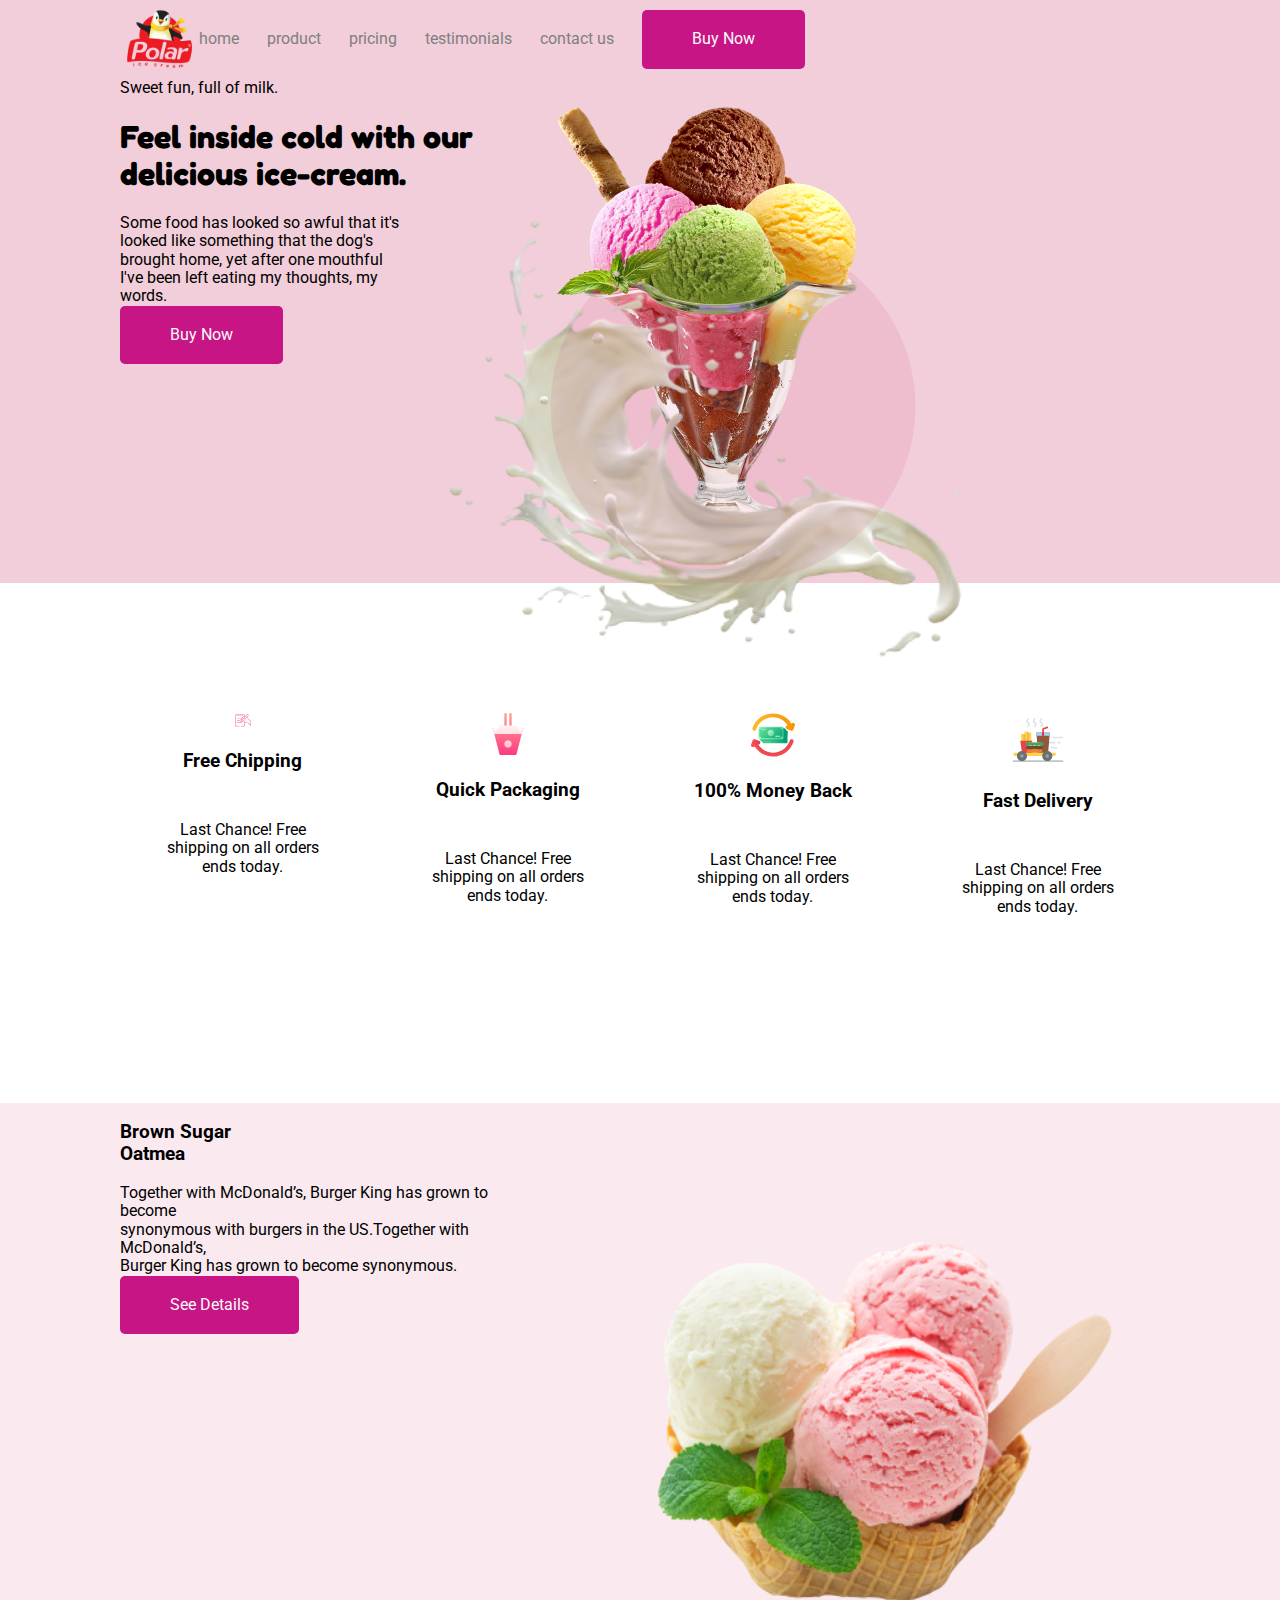
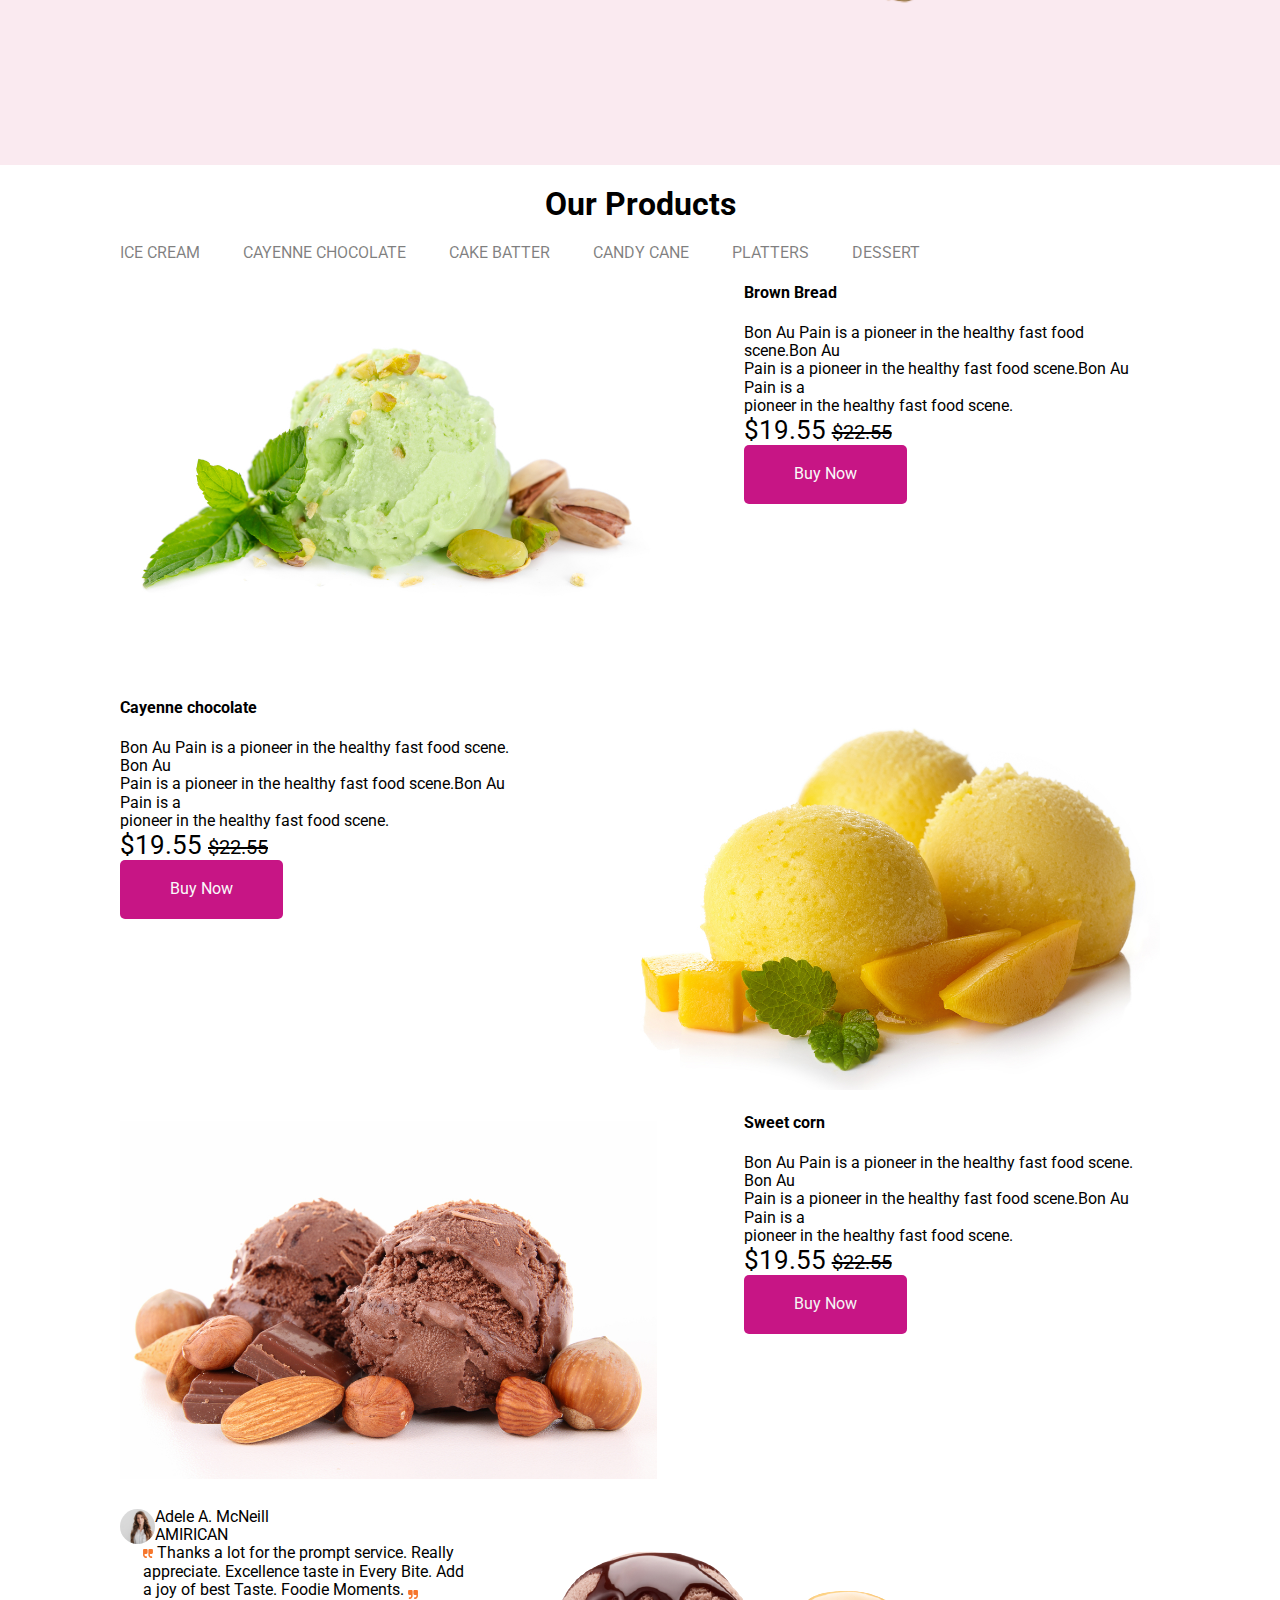
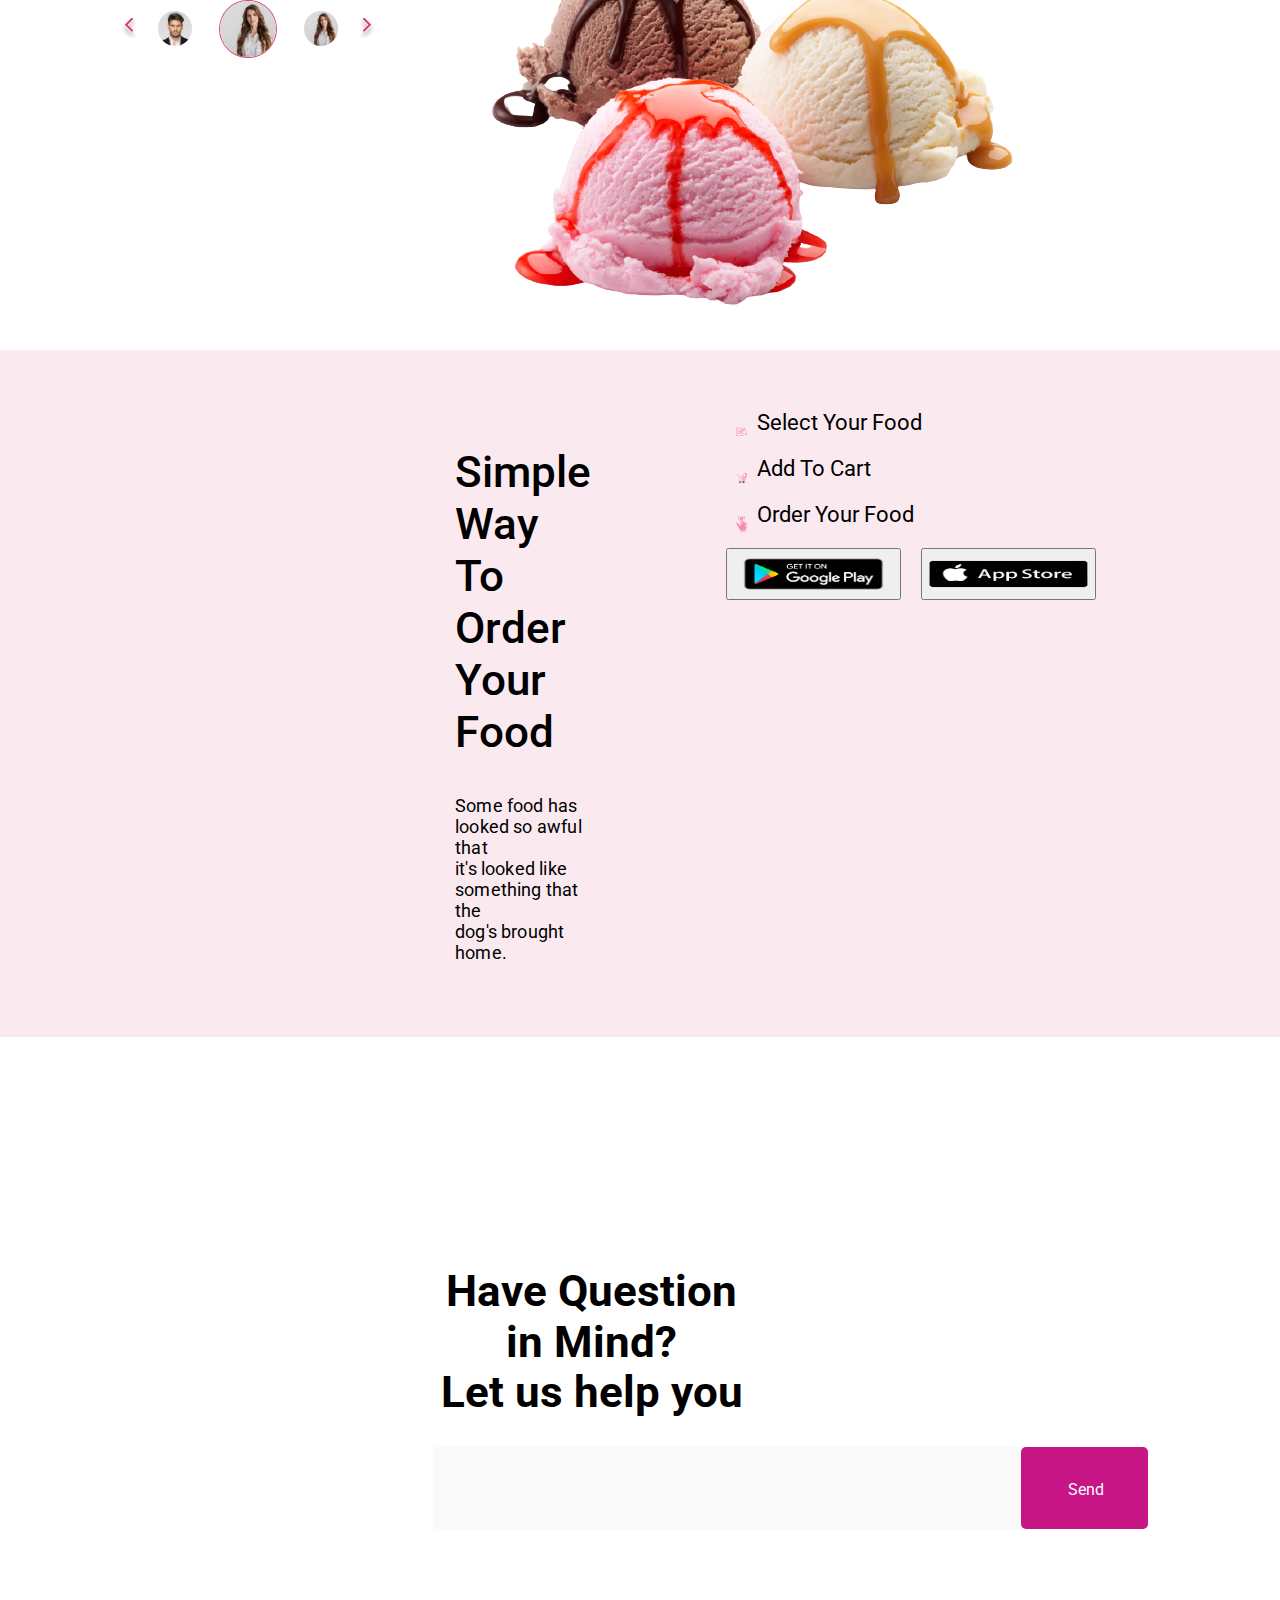
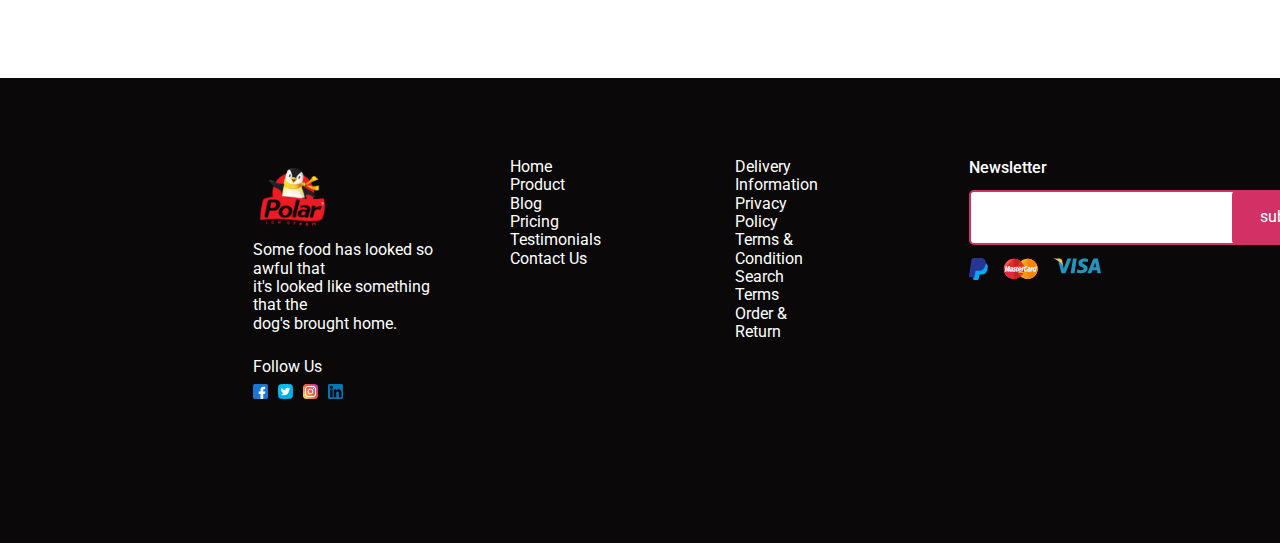
<file: index.html>
<!DOCTYPE html>
<html lang="en">
<head>
    <meta charset="UTF-8">
    <meta http-equiv="X-UA-Compatible" content="IE=edge">
    <meta name="viewport" content="width=1200, initial-scale=1.0">
    <title>Document</title>
    <link rel="preconnect" href="https://fonts.googleapis.com">
    <link rel="preconnect" href="https://fonts.gstatic.com" crossorigin>
    <link href="https://fonts.googleapis.com/css2?family=Hind+Madurai:wght@500;600;700&family=Roboto:wght@400;500;700&display=swap" rel="stylesheet">
    <link rel="stylesheet" href="CSS/style.CSS">
    <link rel="preconnect" href="https://fonts.googleapis.com">
    <link rel="preconnect" href="https://fonts.gstatic.com" crossorigin>
    <link href="https://fonts.googleapis.com/css2?family=Fredoka+One&display=swap" rel="stylesheet">
    <link rel="stylesheet" href="CSS/normalize.css">
</head>
<body>
    <div class="wrapper">
        <section class="hero">
            <div class="container">
                <header class="header">

                    <nav class="nav">
                        <ul class="nav__list">
                            <a href="#!" class="logo">
                                <img src="IMG/icons/Logo.png" alt="" class="logo__img">
                            </a>
                            <li class="nav__item">
                                <a href="" class="nav__link">home</a>
                            </li>
                            <li class="nav__item">
                                <a href="" class="nav__link">product</a>
                            </li>
                            <li class="nav__item">
                                <a href="" class="nav__link">pricing</a>
                            </li>
                            <li class="nav__item">
                                <a href="" class="nav__link">testimonials</a>
                            </li>
                            <li class="nav__item">
                                <a href="" class="nav__link">contact us</a>
                            </li>
                            <button class="btn">
                                Buy Now
                            </button>
                        </ul>

                    </nav>
                </header>
            </div>
            <div class="container">
                <div class="hero__content">
                    <div class="hero__info">
                        <div class="hero__headline">
                            Sweet fun, full of milk.
                        </div>
                        <h1 class="hero__title">
                            Feel inside cold with our <br> delicious ice-cream.
                        </h1>
                        <div class="hero__desc">
                            Some food has looked so awful that it's <br> looked like something that the dog's <br> brought home, yet after one mouthful <br> I've been left eating my thoughts, my <br> words.
                        </div>       
                        <button class="btn">
                            Buy Now
                        </button>
                    </div>
                    <div class="hero__decor">
                        <img src="IMG/content/icecream.jpg" alt="" class="content__img">
                    </div>               
                </div>               
            </div> 
        </section>
        <section class="Delivery">
            <div class="container">
                <ul class="Delivery__list">
                    <li class="Delivery__item">
                        <div class="Delivery__img-wrap">
                            <img src="IMG/icons/Group.svg" alt="">
                        </div>
                        <h3 class="title">
                            Free Chipping
                        </h3>
                        <div class="Delivery__br">
                            Last Chance! Free shipping on all orders ends today.
                        </div>
                    </li>
                    <li class="Delivery__item">
                        <div class="Delivery__img-wrap">
                            <img src="IMG/icons/Group (1).svg" alt="">
                        </div>
                        <h3 class="title">
                            Quick Packaging
                        </h3>
                        <div class="Delivery__br">
                            Last Chance! Free shipping on all orders ends today.
                        </div>
                    </li>
                    <li class="Delivery__item">
                        <div class="Delivery__img-wrap">
                            <img src="IMG/icons/cash-back 1.svg" alt="">
                        </div>
                        <h3 class="title">
                            100% Money Back
                        </h3>
                        <div class="Delivery__br">
                            Last Chance! Free shipping on all orders ends today.
                        </div>
                    </li>
                    <li class="Delivery__item">
                        <div class="Delivery__img-wrap">
                            <img src="IMG/icons/fast-delivery 1.svg" alt="">
                        </div>
                        <h3 class="title">
                            Fast Delivery
                        </h3>
                        <div class="Delivery__br">
                            Last Chance! Free shipping on all orders ends today.
                        </div>
                    </li>
                </ul>
            </div>
        </section>
        <section class="seedetails">
            <div class="container flex">
                <div class="content">
                    <h3 class="seedetails__title">
                        Brown Sugar <br> Oatmea
                    </h3>
                    <div class="seedetails__br">
                        Together with McDonald’s, Burger King has grown to become <br> synonymous with burgers in the US.Together with McDonald’s, <br> Burger King has grown to become synonymous.
                    </div>
                    <button class="btn">
                        See Details
                    </button>
                </div>
                <div class="decor">
                    <img src="IMG/content/icecream2.jpg" alt="" class="seedetails__img">
                </div>
            </div>
        </section>
        <section class="product">
            <div class="container">
                <h1 class="subtitle">
                    Our Products
                </h1>
            </div>
            <div class="container">
                <div class="menu">
                    <ul class="menu__list">
                        <li class="menu__item">
                            <a href="#!" class="menu__link">
                                ice cream
                            </a>
                        </li>
                        <li class="menu__item">
                            <a href="#!" class="menu__link">
                                cayenne chocolate
                            </a>
                        </li>
                        <li class="menu__item">
                            <a href="#!" class="menu__link">
                                cake batter
                            </a>
                        </li>
                        <li class="menu__item">
                            <a href="#!" class="menu__link">
                                candy cane
                            </a>
                        </li>
                        <li class="menu__item">
                            <a href="#!" class="menu__link">
                                platters
                            </a>
                        </li>
                        <li class="menu__item">
                            <a href="#!" class="menu__link">
                                dessert
                            </a>
                        </li>
                    </ul>
                </div>
            </div>
            <div class="container">
                <div class="product__list">
                    <div class="product__item">
                        <div class="product__img-wrap">
                            <img src="IMG/content/brown_bread.jpg" alt="" class="product__img">
                        </div>
                        <div class="product__info">
                            <h4 class="product__title">
                                Brown Bread
                            </h4>
                            <div class="product__desc">
                                Bon Au Pain is a pioneer in the healthy fast food scene.Bon Au <br>
                                Pain is a pioneer in the healthy fast food scene.Bon Au Pain is a <br>
                                pioneer in the healthy fast food scene.
                            </div>
                            <div class="product__coin">
                                <span class="new">
                                    $19.55
                                </span>
                                <span class="old">
                                    $22.55
                                </span>
                            </div>
                            <button class="btn">
                                Buy Now
                            </button>
                        </div>
                    </div>
                    <div class="product__item">
                        <div class="product__img-wrap">
                            <img src="IMG/content/Cayenne_chocolate.jpg" alt="" class="product__img">
                        </div>
                        <div class="product__info">
                            <h4 class="product__title">
                                Cayenne chocolate
                            </h4>
                            <div class="product__desc">
                                Bon Au Pain is a pioneer in the healthy fast food scene. Bon Au <br>
                                Pain is a pioneer in the healthy fast food scene.Bon Au Pain is a <br>
                                pioneer in the healthy fast food scene.
                            </div>
                            <div class="product__coin">
                                <span class="new">
                                    $19.55
                                </span>
                                <span class="old">
                                    $22.55
                                </span>
                            </div>
                            <button class="btn">
                                Buy Now
                            </button>
                        </div>

                    </div>
                    <div class="product__item">
                        <div class="product__img-wrap">
                            <img src="IMG/content/Sweet_corn.jpg" alt="" class="product__img">
                        </div>
                        <div class="product__info">
                            <h4 class="product__title">
                                Sweet corn
                            </h4>
                            <div class="product__desc">
                                Bon Au Pain is a pioneer in the healthy fast food scene. Bon Au <br>
                                Pain is a pioneer in the healthy fast food scene.Bon Au Pain is a <br>
                                pioneer in the healthy fast food scene.
                            </div>
                            <div class="product__coin">
                                <span class="new">
                                    $19.55
                                </span>
                                <span class="old">
                                    $22.55
                                </span>
                            </div>
                            <button class="btn">
                                <a href="https://hcdev.ru/css/object-fit/" class="btn__link">
                                    Buy Now
                                </a>
                            </button>
                        </div>
                    </div>

                </div>
            </div>
        </section>
        <section class="feedback">
            <div class="container flex">
                <div class="feedback__content">
                    <div class="review">
                        <div class="review__head">
                            <div class="avatar">
                                <img src="IMG/content/girl.jpg" alt="" class="avatar__img">
                            </div>
                            <div class="review__user">
                                <div class="review__user-name">
                                    Adele A. McNeill
                                </div>
                                <div class="review__user-nationality">
                                    AMIRICAN
                                </div>
                            </div>

                        </div>
                        <div class="review__text">
                            Thanks a lot for the prompt service. Really <br> appreciate. Excellence taste in Every Bite. Add a joy of best Taste. Foodie Moments.
                        </div>
                    </div>
                    <div class="feedback__slider">
                        <div class="avatars-slider">
                            <div class="avatars-slider__ctrls">
                                <a href="#!" class="avatars-slider__ctrl avatars-slider__ctrl_direction_prev">
                                    <img src="IMG/icons/right-arrow 1.svg" alt="" class="avatars-slider__icon">
                                </a>
                                <a href="#!" class="avatars-slider__ctrl avatars-slider__ctrl_direction_next">
                                    <img src="IMG/icons/right-arrow 1.svg" alt="" class="avatars-slider__icon">
                                </a>

                            </div>
                            <ul class="avatar-slider__list">
                                <li class="avatars-slider__item avatar">
                                    <img src="IMG/content/Man1.jpg" alt="" class="avatar__img">
                                </li>
                                <li class="avatars-slider__item avatar active">
                                    <img src="IMG/content/girl.jpg" alt="" class="avatar__img">
                                </li>
                                <li class="avatars-slider__item avatar">
                                    <img src="IMG/content/girl.jpg" alt="" class="avatar__img">
                                </li>
                            </ul>
                        </div>
                    </div>
                </div>
                <div class="feedback__decor">
                    <img src="IMG/content/sweet.jpg" alt="Конфеты" class="feedback__pic">
                </div> 
            </div>
        </section> 
        <section class="downloadmenu">
            <div class="container downloadmenu__container">
                <div class="downloadmenu__img-wrap">
                    <img src="IMG/content/zakaz.jpg" alt="" class="downloadmenu__img">
                </div>
                <div class="downloadmenu__info">
                    <h2 class="downloadmenu__title">
                        Simple Way To Order Your Food
                    </h2>
                    <p class="downloadmenu__desc">
                        Some food has looked so awful that <br> it's looked like something that the <br> dog's brought home.
                    </div>
                    <ul class="downloadmenu__list">
                        <li class="downloadmenu__item add">
                            <div class="add__img-wrap">
                                <img src="IMG/icons/Group.svg" alt="" class="add__img">
                            </div>
                            <div class="add__text">
                                Select Your Food
                            </div>
                        </li>
                        <li class="downloadmenu__item">
                            <div class="add__img-wrap">
                                <img src="IMG/icons/add-to-cart 1.svg" alt="" class="add__img">
                            </div>
                            <div class="add__text">
                                Add To Cart
                            </div>
                        </li>
                        <li class="downloadmenu__item">
                            <div class="add__img-wrap">
                                <img src="IMG/icons/Group 91.svg" alt="" class="add__img">
                            </div>
                            <div class="add__text">
                                Order Your Food
                            </div>
                        </li>
                        <div class="buttons">
                            <button class="button">
                                <img src="IMG/content/Google_play.png" alt="Google Play" class="button__image">
                            </button>
                            <button class="button">
                                <img src="IMG/content/App_store.png" alt="App Store" class="button__image">
                            </button>
                        </div>
                    </ul>
                    
                </div>            
            </div>

        </section> 
        <section class="ask_questions">
            <div class="container ask_question__container">
                <h1 class="ask_questions__title">
                    Have Question in Mind? <br> Let us help you
                </h1>
                <div class="ask_questions__textarea">
                    <input type="question" name="Enter your question" class="ask_questions__input">
                    <button class="btn ask_questions__btn">
                        Send
                    </button>
                </div>

            </div>
        </section>
        <footer class="footer">
            <div class="container footer__container">
                    
                <div class="footer__contact">
                    <a href="#!" class="logo">
                        <img src="IMG/icons/Logo.png" alt="" class="logo__img">
                    </a>
                    <div class="footer__desc">
                        Some food has looked so awful that <br> it's looked like something that the <br> dog's brought home.
                    </div>
                    <div class="footer__marks">
                        <div class="footer__text">
                            Follow Us
                        </div>
                        <ul class="social">
                            <li class="social__item">
                                <a href="" class="social__link">
                                    <img src="IMG/icons/facebook.png" alt="Facebook" class="social__img">
                                </a>
                            </li>
                            <li class="social__item">
                                <a href="" class="social__link">
                                    <img src="IMG/icons/twitter.png" alt="Twitter" class="social__img">
                                </a>
                            </li>
                            <li class="social__item">
                                <a href="" class="social__link">
                                    <img src="IMG/icons/instagram.png" alt="Instagram" class="social__img">
                                </a>
                            </li>
                            <li class="social__item">
                                <a href="" class="social__link">
                                    <img src="IMG/icons/linkedin.png" alt="Linkedin" class="social__img">
                                </a>
                            </li>
                        </ul>
                    </div>
                </div>
                <div class="footer__nav">
                    <div class="footer__col">
                        <ul class="footer__list">
                            <li class="footer__item">
                                <a href="#!" class="footer__link">
                                    Home
                                </a>
                            </li>
                            <li class="footer__item">
                                <a href="#!" class="footer__link">
                                    Product
                                </a>
                            </li>
                            <li class="footer__item">
                                <a href="#!" class="footer__link">
                                    Blog
                                </a>
                            </li>
                            <li class="footer__item">
                                <a href="#!" class="footer__link">
                                    Pricing
                                </a>
                            </li>
                            <li class="footer__item">
                                <a href="#!" class="footer__link">
                                    Testimonials
                                </a>
                            </li>
                            <li class="footer__item">
                                <a href="#!" class="footer__link">
                                    Contact Us
                                </a>
                            </li>
                        </ul>
                    </div>
                    <div class="footer__col">
                        <ul class="footer__list">
                            <li class="footer__item">
                                <a href="#!" class="footer__link">
                                    Delivery Information
                                </a>
                            </li>
                            <li class="footer__item">
                                <a href="#!" class="footer__link">
                                    Privacy Policy
                                </a>
                            </li>
                            <li class="footer__item">
                                <a href="#!" class="footer__link">
                                    Terms & Condition
                                </a>
                            </li>
                            <li class="footer__item">
                                <a href="#!" class="footer__link">
                                    Search Terms
                                </a>
                            </li>
                            <li class="footer__item">
                                <a href="#!" class="footer__link">
                                    Order & Return
                                </a>
                            </li>
                        </ul>
                    </div>
                </div>
                <div class="footer__pay">
                    <div class="newsletter row">
                        Newsletter
                    </div>
                    <div class="footer__textarea row">
                        <input type="UserName" class="footer__user border">
                        <input type="submit" value="subscribe" class="footer__submit border">
                    </div>
                    <ul class="mastercards row">
                        <li class="mastercard">
                            <a href="" class="mastercard__link">
                                <img src="IMG/icons/pay_pal.svg" alt="" class="mastercard__img">
                            </a>
                        </li>
                        <li class="mastercard">
                            <a href="" class="mastercard__link">
                                <img src="IMG/icons/mastercard.svg" alt="" class="mastercard__img">
                            </a>
                        </li>
                        <li class="mastercard">
                            <a href="" class="mastercard__link">
                                <img src="IMG/icons/visa.svg" alt="" class="mastercard__img">
                            </a>
                        </li>
                    </ul>
                </div>
                
            </div>
        </footer>   
    </div>
</body>
</html>
</file>
<file: CSS/style.CSS>
*{
    box-sizing: border-box;
}

html,
body {
    height: 100%;
}

body {
    margin: 0;
    font-family: 'Hind Madurai', sans-serif;
    font-family: 'Roboto', sans-serif;
}

.wrapper {
    min-height: 100vh;
}
ul,
li {
    margin: 0;
    padding: 0;
}

ul>li {
    list-style: none;
}

a {
    text-decoration: none;
}

img {
    max-width: 100%;
}

.hero {
    background-color: #F2CEDA;
    height: 100%;
}
.container {
    max-width: 1040px;
    margin: 0 auto;
}
.header {
    justify-content: space-between;
}

.nav {
}

.nav__list {
    display: flex;
    align-items: center;
}
.logo {
    width: 79px;
    height: 79px;
}
.logo__img {
    width: 100%;
    height: 100%;
    object-fit: cover;
}
.nav__item {
    margin-right: 28px;
}
.nav__link {
    color:grey;
    text-decoration: none;
}
.btn {
    border-radius: 5px;
    padding: 20px 50px;
    border: none;
    background-color: mediumvioletred;
    color: #fafafa;
}
.hero__content {
    display: flex;
}
.hero__info {
    row-gap: 50px;
}
.hero__headline {
}

.hero__title {
    font-family: 'Fredoka One', cursive;
}
.hero__title:last-child{
    background-color: rgba(210, 49, 102, 1);
    
}
.hero__desc {
}


.hero__decor {
    width: 50%;
    position: relative;
}
.content__img {

}

.hero__decor::after {
    content: "";
    display: block;
    width: 365px;
    height: 353px;
    background-color: rgb(210, 49, 103, 0.1);
    border-radius: 50%;
    transform: translateX(-50%);
    bottom: 0px;
    left: 50%;
    position: absolute;
}

.hero__decor::before {
    content: "";
    background-image: url(../IMG/content/milk.png);
    display: block;
    position: absolute;
    height: 548px;
    width: 852px;
    background-size: 100%;
    background-repeat: no-repeat;
    bottom: -137px;
    left: -180px;
}
.Delivery {
    margin: 30px 10px 40px;
    padding: 100px 0px;
}
.container {

}
.Delivery__list {
    display: flex;
    justify-content: space-between;
    column-gap: 20px;
}
.Delivery__item {
    text-align: center;
    width: 250px;
    height: 250px;
}
.Delivery__img-wrap {

}
.title {

}
.Delivery__br {
    padding: 30px;
}

.seedetails {
    background-color: rgb(210, 49, 103, 0.1);
}
.flex{
    display: flex;    
}
.content {

}
.seedetails__title {

}
.seedetails__br {

}
.btn {

}
.decor {

}
.seedetails__img {
    width: 655px;
    height: 656.8px;
}

.product {
}

.subtitle {
    align-items: center;
    text-align: center;
}

.menu {
}

.menu__list {

    display: flex;
    column-gap: 43px;
}

.menu__item {
    text-transform: uppercase;
    list-style: none;
}

.menu__link {
    text-decoration: none;
    color: rgba(0, 0, 0, 0.5);
}

.menu__link:hover {
    color: rgba(0, 0, 0, 1);
    border-bottom: 3px solid rgba(214, 67, 116, 1);
}

.product__list {
}

.product__item {
    display: flex;
    column-gap: 87px;
}
.product__item:nth-child(even) {
    flex-direction: row-reverse;
}
.product__img-wrap {
    width: 580px;
    height: 415px;
}

.product__img {
    width: 100%;
    height: 100%;
    object-fit: contain;
}

.product__info {

}

.product__desc {

}

.product__coin {

}

.new {
    font-size: 26px;
}

.old {
    font-size: 20px;
    text-decoration-line: line-through;
}
.btn__link {
    color: whitesmoke;
    text-decoration: none;
}

.feedback {

}

.feedback__content {

}
.review {

}
.review__head {
    display: flex;
    align-items: center;
}
.avatar {
    height: 60px;
    width: 60px;
    border-radius: 50%;
    overflow: hidden;
}
.avatar__img {
    height: 100%;
    width: 100%;
    object-fit: cover;
    object-position: top center; 
}
.review__user {

}
.review__user-name {

}
.review__user-nationality {

}
.review__text {
    max-width: 345px;
    padding-left: 23px;
}

.review__text::before {
    content: '';
    display: inline-block;
    background-image: url(../IMG/icons/quots.svg);
    background-position: center;
    background-repeat: no-repeat;
    background-size: contain;
    width: 10px;
    height: 10px;
}

.review__text::after {
    content: '';
    display: inline-block;
    background-image: url(../IMG/icons/quots.svg);
    background-position: center;
    background-repeat: no-repeat;
    background-size: contain;
    width: 10px;
    height: 10px;
    transform: scale(-1, 1);
    vertical-align: sub;
}

.feedback__slider {
    max-width: 256px;
}
.avatars-slider {
    padding: 0px 38px;
    position: relative;
}
.avatars-slider__ctrls {
    position: absolute;
    display: flex;
    position: absolute;
    display: flex;
    top: 55%;
    left: 0;
    width: 100%;
    transform: translate(0px, -50%);
    justify-content: space-between;
}
.avatars-slider__ctrl {
}
.avatars-slider__ctrl_direction_prev:first-child {
    transform: scale(-1, 1);
}
.avatars-slider__icon:first-child {

}
.avatars-slider__ctrl_direction_next {
}

.feedback__decor {
    width: 564px;
    height: 442px;
}

.feedback__pic{
    width: 100%;
    height: 100%;
    object-fit: cover;
}

.avatar-slider__list {
    display: flex;
    align-items: center;
    column-gap: 27px;
}
.avatars-slider__item {
 display: flex;display: flex;display: flex;display: flex;display: flex;
}
.avatar {
    width: 35px;
    height: 35px;
    border-radius: 50%;
}
.avatar__img {
    width: 100%;
    height: 100%;
    object-fit: cover;
}

.active {
    width: 58px;
    height: 58px;
    border-radius: 50%;
    border: 1px solid rgba(214, 67, 116, 1);
}

.downloadmenu {
    padding: 60px 220px 0px 320px;  
    background-color: rgb(210, 49, 103, 0.1);
}



    


.downloadmenu__container {
    display: flex;
    column-gap: 135px;


}
.downloadmenu__img-wrap {
    width: 305px;
    height: 627px;
    border-radius: 10px;
    overflow: hidden;
}
.downloadmenu__img {
    object-fit: cover;
    width: 100%;
    height: 100%;
}
.downloadmenu__info {
    font-family: Roboto;
}
.downloadmenu__title {
    font-size: 44px;
    font-weight: 500;
    line-height: 52px;
    letter-spacing: 0em;
    text-align: left;
}
.downloadmenu__desc {
    font-size: 18px;
    font-weight: 400;
    line-height: 21px;
    letter-spacing: 0.01em;   
}
.downloadmenu__list {
    font-size: 22px;
    font-weight: 400;
    line-height: 26px;
    letter-spacing: 0em;

}
.downloadmenu__item {
 display: flex;
}
.add {

}
.add__img-wrap {
    padding: 10px;
    color: #FFFFFF;
}
.add__img {
    width: 11px;
    height: 16px;
}
.add__text {

}

.buttons {
    display: flex;
    column-gap: 20px;
}
.button {
    display: block;
    width: 175px;
    height: 52px;
}
.button__image {
    width: 100%;
    height: 100%;
}

.ask_questions {
    padding: 200px 530px 149px 433px;
    text-align: center;
}
.ask_question__container{

}
.ask_questions__title {
    font-size: 44px;
}
.ask_questions__input {
    padding: 31px 354px 32px 31px;
    background: rgba(250, 250, 250, 1);
    border: none;
}
.ask_questions__textarea {
    display: flex;
    column-gap: 0;    
}
.ask_questions__btn {
    padding: 32px 44px 28px 47px;
}

.footer {
    background-color: rgb(10, 8, 8);
    color: #FFFFFF;
    padding: 80px 257px 114px 253px;
}
.footer__container {
    display: flex;
}
.footer__contact {
    row-gap: 25px;
}

.logo__img {
    width: 79px;
    height: 79px;
}
.footer__desc {

}
.footer__marks {
    margin: 25px 0;
}
.footer__text {
    width: 207px;
}
.social {
    margin: 8px 0;
    display: flex;
    column-gap: 10px;
}
.social__item {

}
.social__link {

}
.social__img {
    width: 15px;
    height: 15px;
}
.footer__nav {
    margin: 0 0 0 50px;
    display: flex;
    column-gap: 134px;
}
.footer__pay {
    row-gap: 17px;
    margin: 0px 151px;
}
.footer__list {

}
.footer__item {

}
.footer__link {
    color: rgba(255, 255, 255, 1);
    ;
}


.newsletter {
    font-family: Roboto;
    font-size: 16px;
    font-weight: 500;
    line-height: 19px;
    letter-spacing: 0em;
    

}

.footer__textarea {
    display: flex;
    flex-direction: column-reverse;
    margin: 13px 0px;
}

.border {
    border: 2px solid rgba(210, 49, 102, 1);
    border-radius: 5px;
}

.footer__user {
    width: 388px;
    height: 55px;
    position: relative;
    right: 0;
}
.footer__submit {
    width: 125px;
    height: 55px;
    background-color: rgba(210, 49, 102, 1);
    color: #FFFFFF;
    position: absolute;
    margin: 0 0 0 263px;
    padding: 16px 18px 16px 17px;
    z-index: 48;
}

.mastercards {

    display: flex;
    column-gap: 15px;
}
.mastercard {

}
.mastercard__link {
    height: 22px;
}
.mastercard__link:nth-child(1) {
    width: 19px;
}
.mastercard__link:nth-child(2) {
    width: 34px;
}
.mastercard__link:nth-child(3) {
    width: 48px;
}
.mastercard__img {

}
</file>
